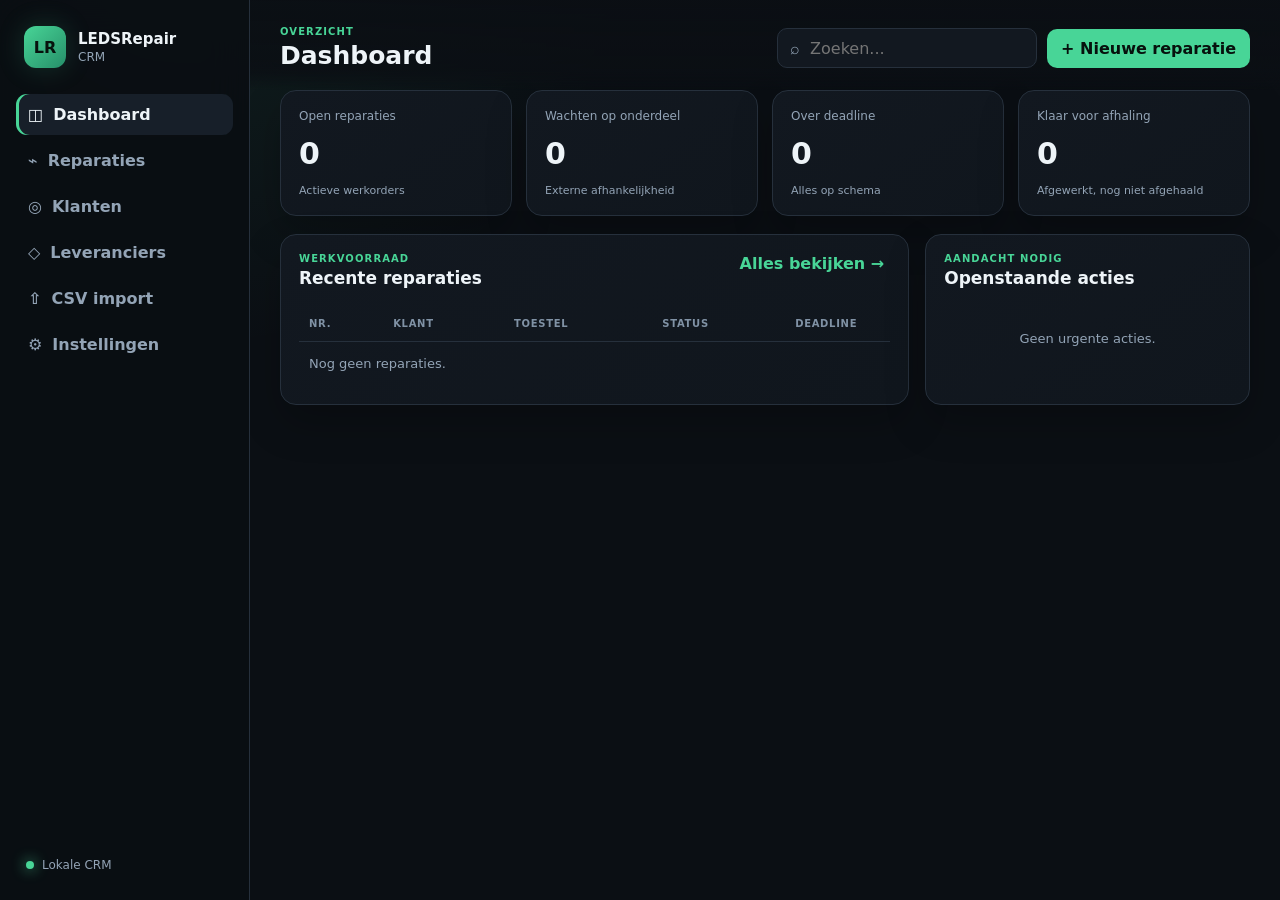
<file: index.html>
<!doctype html>
<html lang="nl">
<head>
  <meta charset="utf-8">
  <meta name="viewport" content="width=device-width, initial-scale=1">
  <meta name="theme-color" content="#0c1117">
  <meta name="description" content="LEDSRepair CRM voor klanten, reparaties, leveranciers en CSV-import.">
  <title>LEDSRepair CRM</title>
  <link rel="stylesheet" href="styles.css">
</head>
<body>
  <div class="app-shell">
    <aside class="sidebar" id="sidebar">
      <div class="brand">
        <div class="brand-mark">LR</div>
        <div>
          <strong>LEDSRepair</strong>
          <span>CRM</span>
        </div>
      </div>

      <nav class="nav" aria-label="Hoofdnavigatie">
        <button class="nav-item active" data-view="dashboard"><span>◫</span> Dashboard</button>
        <button class="nav-item" data-view="repairs"><span>⌁</span> Reparaties</button>
        <button class="nav-item" data-view="customers"><span>◎</span> Klanten</button>
        <button class="nav-item" data-view="suppliers"><span>◇</span> Leveranciers</button>
        <button class="nav-item" data-view="import"><span>⇧</span> CSV import</button>
        <button class="nav-item" data-view="settings"><span>⚙</span> Instellingen</button>
      </nav>

      <div class="sidebar-foot">
        <span class="online-dot"></span>
        <span>Lokale CRM</span>
      </div>
    </aside>

    <main class="main">
      <header class="topbar">
        <button class="icon-btn mobile-only" id="menuBtn" aria-label="Menu openen">☰</button>
        <div>
          <p class="eyebrow" id="viewEyebrow">Overzicht</p>
          <h1 id="viewTitle">Dashboard</h1>
        </div>
        <div class="top-actions">
          <label class="search-wrap" id="globalSearchWrap">
            <span>⌕</span>
            <input id="globalSearch" type="search" placeholder="Zoeken..." autocomplete="off">
          </label>
          <button class="btn primary" id="newRepairBtn">+ Nieuwe reparatie</button>
        </div>
      </header>

      <section class="view active" id="view-dashboard">
        <div class="stats-grid" id="dashboardStats"></div>
        <div class="content-grid two-col">
          <article class="panel">
            <div class="panel-head">
              <div>
                <p class="eyebrow">Werkvoorraad</p>
                <h2>Recente reparaties</h2>
              </div>
              <button class="text-btn" data-go="repairs">Alles bekijken →</button>
            </div>
            <div class="table-wrap">
              <table>
                <thead><tr><th>Nr.</th><th>Klant</th><th>Toestel</th><th>Status</th><th>Deadline</th></tr></thead>
                <tbody id="recentRepairs"></tbody>
              </table>
            </div>
          </article>

          <article class="panel">
            <div class="panel-head">
              <div>
                <p class="eyebrow">Aandacht nodig</p>
                <h2>Openstaande acties</h2>
              </div>
            </div>
            <div id="attentionList" class="attention-list"></div>
          </article>
        </div>
      </section>

      <section class="view" id="view-repairs">
        <div class="toolbar">
          <div class="segmented" id="repairStatusFilter">
            <button class="active" data-status="all">Alle</button>
            <button data-status="Nieuw">Nieuw</button>
            <button data-status="Diagnose">Diagnose</button>
            <button data-status="Wachten op onderdeel">Wachten</button>
            <button data-status="In reparatie">In reparatie</button>
            <button data-status="Klaar">Klaar</button>
          </div>
          <button class="btn secondary" id="exportRepairsBtn">Export CSV</button>
        </div>
        <article class="panel flush">
          <div class="table-wrap">
            <table>
              <thead><tr><th>Nr.</th><th>Klant</th><th>Toestel</th><th>Serienummer</th><th>Status</th><th>Aangemaakt</th><th>Deadline</th><th>Bedrag</th><th></th></tr></thead>
              <tbody id="repairsTable"></tbody>
            </table>
          </div>
          <div class="empty-state hidden" id="repairsEmpty">Geen reparaties gevonden.</div>
        </article>
      </section>

      <section class="view" id="view-customers">
        <div class="toolbar align-end">
          <button class="btn secondary" id="newCustomerBtn">+ Nieuwe klant</button>
        </div>
        <div class="cards-grid" id="customersGrid"></div>
        <div class="empty-state hidden" id="customersEmpty">Nog geen klanten.</div>
      </section>

      <section class="view" id="view-suppliers">
        <div class="toolbar align-end">
          <button class="btn secondary" id="newSupplierBtn">+ Nieuwe leverancier</button>
        </div>
        <div class="cards-grid" id="suppliersGrid"></div>
        <div class="empty-state hidden" id="suppliersEmpty">Nog geen leveranciers.</div>
      </section>

      <section class="view" id="view-import">
        <div class="content-grid import-grid">
          <article class="panel">
            <div class="panel-head stacked">
              <div>
                <p class="eyebrow">Stap 1</p>
                <h2>CSV-bestand kiezen</h2>
                <p class="muted">De kolommen worden automatisch herkend. Eerdere mappings worden opnieuw voorgesteld.</p>
              </div>
            </div>
            <label class="dropzone" id="dropzone">
              <input type="file" id="csvFile" accept=".csv,text/csv">
              <strong>Sleep een CSV hierheen</strong>
              <span>of klik om een bestand te kiezen</span>
            </label>
            <div class="field-row">
              <label class="field">
                <span>Leverancier</span>
                <select id="importSupplier"></select>
              </label>
              <label class="field">
                <span>Nieuwe leverancier</span>
                <input id="importSupplierNew" type="text" placeholder="Optioneel">
              </label>
            </div>
            <div id="fileInfo" class="file-info hidden"></div>
          </article>

          <article class="panel" id="mappingPanel">
            <div class="panel-head stacked">
              <div>
                <p class="eyebrow">Stap 2</p>
                <h2>Kolommen koppelen</h2>
                <p class="muted">Leverancier-specifieke herkenning krijgt voorrang. Daarna gebruikt de CRM globale aangeleerde mappings en slimme naamherkenning.</p>
              </div>
            </div>
            <div id="mappingRows" class="mapping-rows">
              <div class="empty-state compact">Kies eerst een CSV-bestand.</div>
            </div>
            <div class="mapping-actions">
              <span class="muted" id="mappingHint"></span>
              <button class="btn primary" id="runImportBtn" disabled>Importeren</button>
            </div>
          </article>
        </div>
      </section>

      <section class="view" id="view-settings">
        <div class="settings-grid">
          <article class="panel">
            <p class="eyebrow">Data</p>
            <h2>Back-up en herstel</h2>
            <p class="muted">Alle gegevens staan momenteel lokaal in deze browser.</p>
            <div class="button-stack">
              <button class="btn secondary" id="backupBtn">Back-up downloaden</button>
              <label class="btn secondary file-btn">Back-up herstellen<input type="file" id="restoreFile" accept="application/json,.json"></label>
              <button class="btn danger" id="resetBtn">Alle lokale data wissen</button>
            </div>
          </article>
          <article class="panel">
            <p class="eyebrow">Slimme import</p>
            <h2>Aangeleerde mappings</h2>
            <div id="mappingStats" class="mapping-stats"></div>
            <button class="btn secondary" id="clearMappingsBtn">Mappings wissen</button>
          </article>
          <article class="panel">
            <p class="eyebrow">Systeem</p>
            <h2>Versie</h2>
            <dl class="info-list">
              <div><dt>Applicatie</dt><dd>LEDSRepair CRM</dd></div>
              <div><dt>Versie</dt><dd>0.1.0 MVP</dd></div>
              <div><dt>Opslag</dt><dd>Browser localStorage</dd></div>
            </dl>
          </article>
        </div>
      </section>
    </main>
  </div>

  <dialog id="repairDialog" class="modal">
    <form method="dialog" id="repairForm">
      <div class="modal-head"><div><p class="eyebrow">Werkorder</p><h2 id="repairDialogTitle">Nieuwe reparatie</h2></div><button class="icon-btn" value="cancel" formnovalidate>×</button></div>
      <input type="hidden" id="repairId">
      <div class="form-grid">
        <label class="field span-2"><span>Klant *</span><input id="repairCustomer" list="customerNames" required placeholder="Naam klant"></label>
        <datalist id="customerNames"></datalist>
        <label class="field"><span>Toestel / type *</span><input id="repairDevice" required placeholder="bv. LED module"></label>
        <label class="field"><span>Merk</span><input id="repairBrand" placeholder="Merk"></label>
        <label class="field"><span>Model</span><input id="repairModel" placeholder="Model"></label>
        <label class="field"><span>Serienummer</span><input id="repairSerial" placeholder="Serienummer"></label>
        <label class="field"><span>Status</span><select id="repairStatus"></select></label>
        <label class="field"><span>Deadline</span><input id="repairDueDate" type="date"></label>
        <label class="field span-2"><span>Probleemomschrijving *</span><textarea id="repairIssue" required rows="3" placeholder="Wat moet er hersteld worden?"></textarea></label>
        <label class="field"><span>Leverancier</span><select id="repairSupplier"></select></label>
        <label class="field"><span>Bedrag (€)</span><input id="repairPrice" type="number" min="0" step="0.01"></label>
        <label class="field span-2"><span>Notities</span><textarea id="repairNotes" rows="3"></textarea></label>
      </div>
      <div class="modal-actions"><button class="btn secondary" value="cancel" formnovalidate>Annuleren</button><button class="btn primary" id="saveRepairBtn" value="default">Opslaan</button></div>
    </form>
  </dialog>

  <dialog id="simpleDialog" class="modal small-modal">
    <form method="dialog" id="simpleForm">
      <div class="modal-head"><h2 id="simpleDialogTitle"></h2><button class="icon-btn" value="cancel" formnovalidate>×</button></div>
      <input type="hidden" id="simpleType">
      <div id="simpleFields"></div>
      <div class="modal-actions"><button class="btn secondary" value="cancel" formnovalidate>Annuleren</button><button class="btn primary" value="default">Opslaan</button></div>
    </form>
  </dialog>

  <div class="toast" id="toast" role="status" aria-live="polite"></div>
  <script src="app.js"></script>
</body>
</html>
</file>
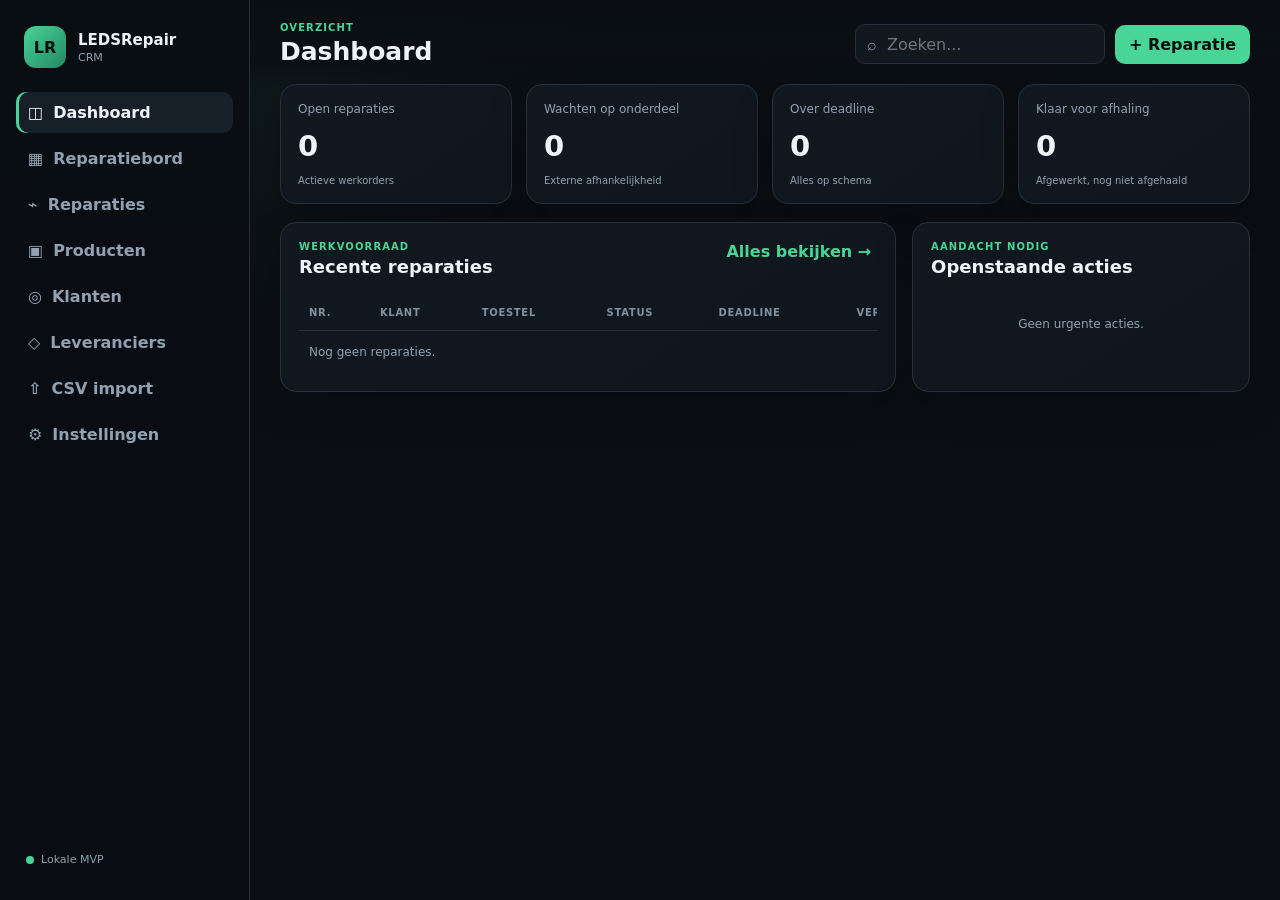
<file: index-v2.html>
<!doctype html>
<html lang="nl">
<head>
  <meta charset="utf-8">
  <meta name="viewport" content="width=device-width, initial-scale=1, viewport-fit=cover">
  <meta name="theme-color" content="#0b0f14">
  <meta name="description" content="LEDSRepair CRM voor reparaties, producten, klanten en leveranciers.">
  <title>LEDSRepair CRM</title>
  <link rel="stylesheet" href="styles-v2.css">
</head>
<body>
<div class="app-shell">
  <aside class="sidebar" id="sidebar">
    <div class="brand"><div class="brand-mark">LR</div><div><strong>LEDSRepair</strong><span>CRM</span></div></div>
    <nav class="nav" aria-label="Hoofdnavigatie">
      <button class="nav-item active" data-view="dashboard">◫ <span>Dashboard</span></button>
      <button class="nav-item" data-view="board">▦ <span>Reparatiebord</span></button>
      <button class="nav-item" data-view="repairs">⌁ <span>Reparaties</span></button>
      <button class="nav-item" data-view="products">▣ <span>Producten</span></button>
      <button class="nav-item" data-view="customers">◎ <span>Klanten</span></button>
      <button class="nav-item" data-view="suppliers">◇ <span>Leveranciers</span></button>
      <button class="nav-item" data-view="import">⇧ <span>CSV import</span></button>
      <button class="nav-item" data-view="settings">⚙ <span>Instellingen</span></button>
    </nav>
    <div class="sidebar-foot"><span class="online-dot"></span><span>Lokale MVP</span></div>
  </aside>

  <main class="main">
    <header class="topbar">
      <div class="title-wrap"><button class="icon-btn mobile-only" id="menuBtn" aria-label="Menu">☰</button><div><p class="eyebrow" id="viewEyebrow">Overzicht</p><h1 id="viewTitle">Dashboard</h1></div></div>
      <div class="top-actions">
        <label class="search-wrap" id="globalSearchWrap"><span>⌕</span><input id="globalSearch" type="search" placeholder="Zoeken..." autocomplete="off"></label>
        <button class="btn primary" id="newRepairBtn">+ Reparatie</button>
      </div>
    </header>

    <section class="view active" id="view-dashboard">
      <div class="stats-grid" id="dashboardStats"></div>
      <div class="content-grid two-col">
        <article class="panel"><div class="panel-head"><div><p class="eyebrow">Werkvoorraad</p><h2>Recente reparaties</h2></div><button class="text-btn" data-go="repairs">Alles bekijken →</button></div><div class="table-wrap"><table><thead><tr><th>Nr.</th><th>Klant</th><th>Toestel</th><th>Status</th><th>Deadline</th><th>Verkoop</th></tr></thead><tbody id="recentRepairs"></tbody></table></div></article>
        <article class="panel"><div class="panel-head"><div><p class="eyebrow">Aandacht nodig</p><h2>Openstaande acties</h2></div></div><div id="attentionList" class="attention-list"></div></article>
      </div>
    </section>

    <section class="view" id="view-board">
      <div class="board-toolbar"><p class="muted">Sleep een kaart naar een andere kolom. Op mobiel kan je de status rechtstreeks op de kaart wijzigen.</p><button class="btn secondary" data-go="repairs">Lijstweergave</button></div>
      <div class="kanban" id="kanbanBoard"></div>
    </section>

    <section class="view" id="view-repairs">
      <div class="toolbar"><div class="segmented" id="repairStatusFilter"><button class="active" data-status="all">Alle</button><button data-status="Nieuw">Nieuw</button><button data-status="Diagnose">Diagnose</button><button data-status="Wachten op onderdeel">Wachten</button><button data-status="In reparatie">In reparatie</button><button data-status="Klaar">Klaar</button><button data-status="Afgehaald">Afgehaald</button></div><button class="btn secondary" id="exportRepairsBtn">Export CSV</button></div>
      <article class="panel flush"><div class="table-wrap responsive-table"><table><thead><tr><th>Nr.</th><th>Klant</th><th>Toestel</th><th>Status</th><th>Deadline</th><th>Aankoop</th><th>Verkoop</th><th>Marge</th><th></th></tr></thead><tbody id="repairsTable"></tbody></table></div><div class="empty-state hidden" id="repairsEmpty">Geen reparaties gevonden.</div></article>
    </section>

    <section class="view" id="view-products">
      <div class="toolbar"><div><p class="muted no-margin">Catalogus voor onderdelen en producten die je aan reparaties kan toevoegen.</p></div><button class="btn primary" id="newProductBtn">+ Product</button></div>
      <article class="panel flush"><div class="table-wrap responsive-table"><table><thead><tr><th></th><th>Product</th><th>SKU</th><th>Leverancier</th><th>Aankoop</th><th>Verkoop</th><th>Marge</th><th></th></tr></thead><tbody id="productsTable"></tbody></table></div><div class="empty-state hidden" id="productsEmpty">Nog geen producten.</div></article>
    </section>

    <section class="view" id="view-customers"><div class="toolbar align-end"><button class="btn secondary" id="newCustomerBtn">+ Nieuwe klant</button></div><div class="cards-grid" id="customersGrid"></div><div class="empty-state hidden" id="customersEmpty">Nog geen klanten.</div></section>
    <section class="view" id="view-suppliers"><div class="toolbar align-end"><button class="btn secondary" id="newSupplierBtn">+ Nieuwe leverancier</button></div><div class="cards-grid" id="suppliersGrid"></div><div class="empty-state hidden" id="suppliersEmpty">Nog geen leveranciers.</div></section>

    <section class="view" id="view-import">
      <div class="content-grid import-grid">
        <article class="panel"><div class="panel-head stacked"><div><p class="eyebrow">Stap 1</p><h2>CSV-bestand kiezen</h2><p class="muted">Producten is de standaard. Je kan ook reparaties importeren. De mapping leert per leverancier én globaal.</p></div></div>
          <div class="field-row"><label class="field"><span>Importtype</span><select id="importType"><option value="products">Producten</option><option value="repairs">Reparaties</option></select></label><label class="field"><span>Leverancier</span><select id="importSupplier"></select></label></div>
          <label class="field top-gap"><span>Nieuwe leverancier</span><input id="importSupplierNew" type="text" placeholder="Optioneel"></label>
          <label class="dropzone top-gap" id="dropzone"><input type="file" id="csvFile" accept=".csv,text/csv"><strong>Sleep een CSV hierheen</strong><span>of klik om een bestand te kiezen</span></label><div id="fileInfo" class="file-info hidden"></div>
        </article>
        <article class="panel"><div class="panel-head stacked"><div><p class="eyebrow">Stap 2</p><h2>Kolommen koppelen</h2><p class="muted">Eerst leverancier-specifiek, dan globale aangeleerde mapping, daarna automatische herkenning.</p></div></div><div id="mappingRows" class="mapping-rows"><div class="empty-state compact">Kies eerst een CSV-bestand.</div></div><div class="mapping-actions"><span class="muted" id="mappingHint"></span><button class="btn primary" id="runImportBtn" disabled>Importeren</button></div></article>
      </div>
    </section>

    <section class="view" id="view-settings">
      <div class="settings-grid">
        <article class="panel"><p class="eyebrow">Werkuren</p><h2>Uurloon</h2><p class="muted">Dit tarief wordt standaard gebruikt wanneer je werkuren toevoegt aan een reparatie.</p><label class="field top-gap"><span>Uurloon excl. btw (€)</span><input id="hourlyRate" type="number" min="0" step="0.01"></label><button class="btn primary top-gap" id="saveSettingsBtn">Opslaan</button></article>
        <article class="panel"><p class="eyebrow">Data</p><h2>Back-up en herstel</h2><p class="muted">De huidige MVP bewaart gegevens en gecomprimeerde foto's lokaal in deze browser.</p><div class="button-stack"><button class="btn secondary" id="backupBtn">Back-up downloaden</button><label class="btn secondary file-btn">Back-up herstellen<input type="file" id="restoreFile" accept="application/json,.json"></label><button class="btn danger" id="resetBtn">Alle lokale data wissen</button></div></article>
        <article class="panel"><p class="eyebrow">Slimme import</p><h2>Aangeleerde mappings</h2><div id="mappingStats" class="mapping-stats"></div><button class="btn secondary" id="clearMappingsBtn">Mappings wissen</button></article>
        <article class="panel"><p class="eyebrow">Systeem</p><h2>Versie</h2><dl class="info-list"><div><dt>Applicatie</dt><dd>LEDSRepair CRM</dd></div><div><dt>Versie</dt><dd>0.2.0</dd></div><div><dt>Opslag</dt><dd>Browser localStorage</dd></div></dl></article>
      </div>
    </section>
  </main>
</div>

<dialog id="repairDialog" class="modal wide-modal"><form id="repairForm">
  <div class="modal-head"><div><p class="eyebrow">Werkorder</p><h2 id="repairDialogTitle">Nieuwe reparatie</h2></div><button type="button" class="icon-btn" data-close="repairDialog">×</button></div><input type="hidden" id="repairId">
  <div class="repair-layout">
    <div class="repair-main">
      <section class="form-section"><h3>Klant & toestel</h3><div class="form-grid">
        <label class="field span-2"><span>Klant *</span><select id="repairCustomerSelect" required></select></label>
        <label class="field span-2 hidden" id="newCustomerWrap"><span>Nieuwe klantnaam *</span><input id="repairNewCustomer" placeholder="Naam klant"></label>
        <label class="field"><span>Toestel / type *</span><input id="repairDevice" required></label><label class="field"><span>Merk</span><input id="repairBrand"></label><label class="field"><span>Model</span><input id="repairModel"></label><label class="field"><span>Serienummer</span><input id="repairSerial"></label>
        <label class="field"><span>Status</span><select id="repairStatus"></select></label><label class="field"><span>Deadline</span><input id="repairDueDate" type="date"></label><label class="field span-2"><span>Probleemomschrijving *</span><textarea id="repairIssue" rows="3" required></textarea></label><label class="field"><span>Leverancier</span><select id="repairSupplier"></select></label><label class="field span-2"><span>Notities</span><textarea id="repairNotes" rows="3"></textarea></label>
      </div></section>

      <section class="form-section"><div class="section-head"><div><h3>Kosten & verkoop</h3><p class="muted">Excel-feel: voeg producten, vrije regels of werkuren toe en pas bedragen indien nodig rechtstreeks aan.</p></div><div class="mini-actions"><button type="button" class="btn secondary small" id="addProductLineBtn">+ Product</button><button type="button" class="btn secondary small" id="addFreeLineBtn">+ Vrije regel</button><button type="button" class="btn secondary small" id="addLaborLineBtn">+ Werkuren</button></div></div>
        <div class="cost-grid-head"><span>Omschrijving</span><span>Aantal</span><span>Aankoop/st.</span><span>Verkoop/st.</span><span>Totaal</span><span></span></div><div id="repairLines" class="cost-lines"></div><div class="repair-totals"><div><span>Aankoop</span><strong id="repairPurchaseTotal">€ 0,00</strong></div><div><span>Verkoop</span><strong id="repairSalesTotal">€ 0,00</strong></div><div><span>Marge</span><strong id="repairMarginTotal">€ 0,00</strong></div></div>
      </section>
    </div>
    <aside class="repair-side"><section class="form-section"><h3>Foto's voor reparatie</h3><label class="photo-drop"><input id="beforePhotosInput" type="file" accept="image/*" capture="environment" multiple><span>+ Foto toevoegen</span></label><div id="beforePhotos" class="photo-grid"></div></section><section class="form-section"><h3>Foto's na reparatie</h3><label class="photo-drop"><input id="afterPhotosInput" type="file" accept="image/*" capture="environment" multiple><span>+ Foto toevoegen</span></label><div id="afterPhotos" class="photo-grid"></div></section></aside>
  </div>
  <div class="modal-actions"><button type="button" class="btn secondary" data-close="repairDialog">Annuleren</button><button type="submit" class="btn primary">Opslaan</button></div>
</form></dialog>

<dialog id="productDialog" class="modal"><form id="productForm"><div class="modal-head"><div><p class="eyebrow">Catalogus</p><h2 id="productDialogTitle">Nieuw product</h2></div><button type="button" class="icon-btn" data-close="productDialog">×</button></div><input type="hidden" id="productId"><div class="form-grid"><label class="field span-2"><span>Naam *</span><input id="productName" required></label><label class="field"><span>SKU / artikelnummer</span><input id="productSku"></label><label class="field"><span>Categorie</span><input id="productCategory"></label><label class="field"><span>Leverancier</span><select id="productSupplier"></select></label><label class="field"><span>Aankoopprijs (€)</span><input id="productPurchase" type="number" min="0" step="0.01"></label><label class="field"><span>Prijsberekening</span><select id="productPricingMode"><option value="margin">Marge % op aankoop</option><option value="fixed">Vaste verkoopprijs</option></select></label><label class="field" id="marginField"><span>Marge (%)</span><input id="productMargin" type="number" step="0.1" value="30"></label><label class="field hidden" id="fixedPriceField"><span>Verkoopprijs (€)</span><input id="productSale" type="number" min="0" step="0.01"></label><label class="field span-2"><span>Omschrijving</span><textarea id="productDescription" rows="2"></textarea></label><label class="field span-2"><span>Notities</span><textarea id="productNotes" rows="2"></textarea></label><div class="field span-2"><span>Productfoto</span><label class="photo-drop compact"><input id="productPhotoInput" type="file" accept="image/*" capture="environment"><span>+ Foto kiezen</span></label><div id="productPhotoPreview" class="product-photo-preview"></div></div></div><div class="price-preview"><span>Verkoopprijs</span><strong id="productSalePreview">€ 0,00</strong></div><div class="modal-actions"><button type="button" class="btn secondary" data-close="productDialog">Annuleren</button><button type="submit" class="btn primary">Opslaan</button></div></form></dialog>

<dialog id="entityDialog" class="modal small-modal"><form id="entityForm"><div class="modal-head"><h2 id="entityDialogTitle"></h2><button type="button" class="icon-btn" data-close="entityDialog">×</button></div><input type="hidden" id="entityType"><div id="entityFields"></div><div class="modal-actions"><button type="button" class="btn secondary" data-close="entityDialog">Annuleren</button><button type="submit" class="btn primary">Opslaan</button></div></form></dialog>

<dialog id="productPickerDialog" class="modal"><div class="modal-head"><div><p class="eyebrow">Catalogus</p><h2>Product toevoegen</h2></div><button type="button" class="icon-btn" data-close="productPickerDialog">×</button></div><div class="picker-search"><input id="productPickerSearch" type="search" placeholder="Zoek product, SKU of leverancier..."></div><div id="productPickerList" class="picker-list"></div></dialog>

<dialog id="confirmDialog" class="modal confirm-modal"><div class="confirm-icon">!</div><h2 id="confirmTitle">Bevestigen</h2><p id="confirmText" class="muted"></p><div class="modal-actions"><button type="button" class="btn secondary" id="confirmCancel">Annuleren</button><button type="button" class="btn danger solid" id="confirmOk">Verwijderen</button></div></dialog>

<div class="toast" id="toast" role="status" aria-live="polite"></div>
<script src="app-v2.js"></script>
</body>
</html>
</file>
<file: styles.css>
:root{--bg:#0b0f14;--panel:#121820;--panel-2:#171f29;--line:#26303c;--text:#eef4f8;--muted:#93a4b6;--accent:#48d597;--accent-2:#20b87b;--warn:#f0b45d;--danger:#ef6a6a;--blue:#66a7ff;--radius:16px;--shadow:0 18px 40px rgba(0,0,0,.22)}*{box-sizing:border-box}html{background:var(--bg);color:var(--text);font-family:Inter,ui-sans-serif,system-ui,-apple-system,BlinkMacSystemFont,"Segoe UI",sans-serif}body{margin:0;min-height:100vh;background:radial-gradient(circle at 15% -10%,rgba(72,213,151,.09),transparent 30%),var(--bg)}button,input,select,textarea{font:inherit}.app-shell{display:grid;grid-template-columns:250px 1fr;min-height:100vh}.sidebar{position:sticky;top:0;height:100vh;border-right:1px solid var(--line);padding:22px 16px;background:rgba(10,14,19,.93);backdrop-filter:blur(20px);display:flex;flex-direction:column;z-index:30}.brand{display:flex;gap:12px;align-items:center;padding:4px 8px 26px}.brand-mark{width:42px;height:42px;border-radius:12px;display:grid;place-items:center;background:linear-gradient(135deg,var(--accent),#268f69);color:#07110d;font-weight:900;box-shadow:0 0 28px rgba(72,213,151,.18)}.brand strong,.brand span{display:block}.brand strong{font-size:15px}.brand span{font-size:12px;color:var(--muted);margin-top:2px}.nav{display:grid;gap:5px}.nav-item{border:0;background:transparent;color:var(--muted);padding:11px 12px;border-radius:11px;text-align:left;cursor:pointer;display:flex;align-items:center;gap:10px;font-weight:650}.nav-item:hover,.nav-item.active{background:var(--panel-2);color:var(--text)}.nav-item.active{box-shadow:inset 3px 0 var(--accent)}.sidebar-foot{margin-top:auto;padding:16px 10px 6px;color:var(--muted);font-size:12px;display:flex;gap:8px;align-items:center}.online-dot{width:8px;height:8px;border-radius:99px;background:var(--accent);box-shadow:0 0 14px var(--accent)}.main{min-width:0}.topbar{padding:26px 30px 20px;display:flex;align-items:center;gap:18px;justify-content:space-between;position:sticky;top:0;z-index:20;background:linear-gradient(to bottom,rgba(11,15,20,.97),rgba(11,15,20,.84) 80%,transparent);backdrop-filter:blur(14px)}.eyebrow{margin:0 0 4px;text-transform:uppercase;letter-spacing:.11em;font-size:10px;font-weight:800;color:var(--accent)}h1,h2,p{margin-top:0}h1{font-size:25px;margin-bottom:0}h2{font-size:17px;margin-bottom:4px}.top-actions{display:flex;gap:10px;align-items:center}.search-wrap{height:40px;min-width:260px;padding:0 12px;border:1px solid var(--line);border-radius:10px;background:var(--panel);display:flex;align-items:center;gap:8px;color:var(--muted)}.search-wrap input{border:0;outline:0;background:transparent;color:var(--text);width:100%}.btn,.icon-btn,.text-btn{border:0;cursor:pointer}.btn{padding:10px 14px;border-radius:10px;font-weight:750}.btn.primary{background:var(--accent);color:#07110d}.btn.primary:hover{background:#62e1aa}.btn.secondary{background:var(--panel-2);color:var(--text);border:1px solid var(--line)}.btn.danger{background:rgba(239,106,106,.1);color:#ff8d8d;border:1px solid rgba(239,106,106,.25)}.btn:disabled{opacity:.45;cursor:not-allowed}.icon-btn{width:36px;height:36px;border-radius:9px;background:var(--panel-2);color:var(--text);display:grid;place-items:center}.text-btn{background:transparent;color:var(--accent);font-weight:700}.view{display:none;padding:0 30px 36px}.view.active{display:block}.stats-grid{display:grid;grid-template-columns:repeat(4,minmax(0,1fr));gap:14px;margin-bottom:18px}.stat-card{background:linear-gradient(145deg,var(--panel),#10161d);border:1px solid var(--line);border-radius:var(--radius);padding:18px;min-height:126px;display:flex;flex-direction:column;justify-content:space-between;box-shadow:var(--shadow)}.stat-label{color:var(--muted);font-size:12px}.stat-value{font-size:30px;font-weight:850;letter-spacing:-.04em}.stat-meta{font-size:11px;color:var(--muted)}.content-grid{display:grid;gap:16px}.two-col{grid-template-columns:minmax(0,1.55fr) minmax(320px,.8fr)}.panel{background:linear-gradient(145deg,var(--panel),#10161d);border:1px solid var(--line);border-radius:var(--radius);padding:18px;box-shadow:var(--shadow)}.panel.flush{padding:0;overflow:hidden}.panel-head{display:flex;justify-content:space-between;align-items:flex-start;gap:16px;margin-bottom:14px}.panel-head.stacked{display:block}.muted{color:var(--muted);font-size:13px;line-height:1.5}.table-wrap{overflow:auto}table{width:100%;border-collapse:collapse;min-width:650px}th,td{text-align:left;padding:12px 10px;border-bottom:1px solid var(--line);font-size:12px;white-space:nowrap}th{color:#8092a5;font-size:10px;text-transform:uppercase;letter-spacing:.07em}tbody tr:last-child td{border-bottom:0}tbody tr:hover{background:rgba(255,255,255,.018)}.status-pill{display:inline-flex;align-items:center;padding:5px 8px;border-radius:999px;font-weight:750;font-size:10px;border:1px solid transparent}.status-Nieuw{background:rgba(102,167,255,.12);color:#8dbdff;border-color:rgba(102,167,255,.18)}.status-Diagnose{background:rgba(240,180,93,.11);color:#efc175;border-color:rgba(240,180,93,.2)}.status-Wachten-op-onderdeel{background:rgba(239,106,106,.11);color:#f38a8a;border-color:rgba(239,106,106,.18)}.status-In-reparatie{background:rgba(72,213,151,.11);color:#71dfae;border-color:rgba(72,213,151,.18)}.status-Klaar{background:rgba(255,255,255,.08);color:#cbd6df;border-color:rgba(255,255,255,.1)}.status-Afgehaald{background:rgba(255,255,255,.04);color:#7f909f;border-color:rgba(255,255,255,.08)}.attention-list{display:grid;gap:10px}.attention-item{padding:12px;border:1px solid var(--line);border-radius:11px;background:rgba(255,255,255,.018)}.attention-item strong{font-size:12px}.attention-item p{margin:5px 0 0;font-size:11px;color:var(--muted)}.attention-item.overdue{border-color:rgba(239,106,106,.28);background:rgba(239,106,106,.05)}.toolbar{display:flex;justify-content:space-between;gap:12px;align-items:center;margin-bottom:14px}.toolbar.align-end{justify-content:flex-end}.segmented{display:flex;gap:5px;flex-wrap:wrap}.segmented button{padding:8px 10px;border-radius:9px;border:1px solid var(--line);background:var(--panel);color:var(--muted);cursor:pointer;font-size:11px;font-weight:700}.segmented button.active{background:var(--accent);border-color:var(--accent);color:#07110d}.cards-grid{display:grid;grid-template-columns:repeat(3,minmax(0,1fr));gap:14px}.entity-card{background:linear-gradient(145deg,var(--panel),#10161d);border:1px solid var(--line);border-radius:14px;padding:16px;box-shadow:var(--shadow)}.entity-card-head{display:flex;justify-content:space-between;gap:12px}.entity-card h3{margin:0;font-size:15px}.entity-card p{margin:7px 0 0;color:var(--muted);font-size:12px}.entity-meta{display:flex;gap:8px;flex-wrap:wrap;margin-top:14px}.mini-pill{border:1px solid var(--line);border-radius:999px;padding:5px 8px;color:#aebbc7;font-size:10px}.empty-state{text-align:center;padding:46px 20px;color:var(--muted);font-size:13px}.empty-state.compact{padding:25px 10px}.hidden{display:none!important}.import-grid{grid-template-columns:minmax(320px,.75fr) minmax(420px,1.25fr)}.dropzone{border:1px dashed #405065;border-radius:14px;padding:28px 16px;text-align:center;display:grid;gap:6px;cursor:pointer;background:rgba(255,255,255,.015);transition:.2s}.dropzone:hover,.dropzone.drag{border-color:var(--accent);background:rgba(72,213,151,.04)}.dropzone input{display:none}.dropzone strong{font-size:13px}.dropzone span{font-size:11px;color:var(--muted)}.field-row,.form-grid{display:grid;grid-template-columns:1fr 1fr;gap:12px}.field-row{margin-top:14px}.field{display:grid;gap:6px}.field span{font-size:10px;text-transform:uppercase;letter-spacing:.06em;color:#8595a5;font-weight:800}.field input,.field select,.field textarea{width:100%;background:#0d131a;border:1px solid var(--line);border-radius:9px;color:var(--text);padding:10px;outline:none}.field textarea{resize:vertical}.field input:focus,.field select:focus,.field textarea:focus{border-color:#3e9471;box-shadow:0 0 0 3px rgba(72,213,151,.07)}.file-info{margin-top:14px;padding:11px;border-radius:10px;background:rgba(72,213,151,.05);border:1px solid rgba(72,213,151,.18);font-size:11px;color:#b9d7ca}.mapping-rows{display:grid;gap:8px;max-height:480px;overflow:auto}.mapping-row{display:grid;grid-template-columns:minmax(120px,1fr) 28px minmax(150px,1fr);gap:10px;align-items:center;padding:8px 10px;border:1px solid var(--line);border-radius:10px;background:rgba(255,255,255,.014)}.mapping-source{font-size:11px;font-weight:750;overflow:hidden;text-overflow:ellipsis}.mapping-row select{background:#0d131a;border:1px solid var(--line);border-radius:8px;color:var(--text);padding:8px;font-size:11px}.mapping-arrow{text-align:center;color:var(--muted)}.mapping-actions{display:flex;align-items:center;justify-content:space-between;gap:12px;margin-top:14px;padding-top:14px;border-top:1px solid var(--line)}.settings-grid{display:grid;grid-template-columns:repeat(3,minmax(0,1fr));gap:14px}.button-stack{display:grid;gap:9px;margin-top:18px}.file-btn{text-align:center;cursor:pointer}.file-btn input{display:none}.mapping-stats{display:grid;gap:8px;margin:16px 0}.mapping-stat{display:flex;justify-content:space-between;padding:9px 0;border-bottom:1px solid var(--line);font-size:12px}.info-list{display:grid;gap:0;margin:14px 0 0}.info-list div{display:flex;justify-content:space-between;gap:12px;padding:10px 0;border-bottom:1px solid var(--line);font-size:12px}.info-list dt{color:var(--muted)}.info-list dd{margin:0}.modal{width:min(720px,calc(100vw - 28px));border:1px solid var(--line);border-radius:18px;background:#10161d;color:var(--text);padding:0;box-shadow:0 35px 100px rgba(0,0,0,.55)}.modal::backdrop{background:rgba(0,0,0,.65);backdrop-filter:blur(6px)}.modal form{padding:20px}.small-modal{width:min(470px,calc(100vw - 28px))}.modal-head{display:flex;justify-content:space-between;align-items:flex-start;gap:14px;margin-bottom:18px}.modal-head h2{font-size:20px}.form-grid{grid-template-columns:1fr 1fr}.span-2{grid-column:span 2}.modal-actions{display:flex;justify-content:flex-end;gap:9px;margin-top:18px;padding-top:16px;border-top:1px solid var(--line)}.toast{position:fixed;right:20px;bottom:20px;z-index:100;padding:11px 14px;border-radius:10px;background:#16231d;border:1px solid rgba(72,213,151,.3);color:#d8f7e8;box-shadow:var(--shadow);font-size:12px;transform:translateY(25px);opacity:0;pointer-events:none;transition:.2s}.toast.show{transform:none;opacity:1}.toast.error{background:#2a1719;border-color:rgba(239,106,106,.35);color:#ffd0d0}.row-actions{display:flex;gap:5px}.table-btn{border:1px solid var(--line);background:transparent;color:var(--muted);border-radius:7px;padding:5px 7px;cursor:pointer;font-size:10px}.table-btn:hover{color:var(--text);border-color:#465568}.overdue-text{color:#f38a8a}.mobile-only{display:none}@media(max-width:1100px){.stats-grid{grid-template-columns:repeat(2,1fr)}.cards-grid,.settings-grid{grid-template-columns:repeat(2,1fr)}.two-col,.import-grid{grid-template-columns:1fr}}@media(max-width:820px){.app-shell{grid-template-columns:1fr}.sidebar{position:fixed;left:-270px;width:250px;transition:.22s}.sidebar.open{left:0}.mobile-only{display:grid}.topbar{padding:18px 16px;align-items:flex-start}.top-actions{margin-left:auto}.search-wrap{min-width:0;width:42px;padding:0;justify-content:center}.search-wrap span{padding-left:1px}.search-wrap input{display:none}.view{padding:0 16px 24px}.cards-grid,.settings-grid{grid-template-columns:1fr}.toolbar{align-items:flex-start;flex-direction:column}.toolbar.align-end{align-items:flex-end}.top-actions .btn{padding:10px 11px;font-size:11px}}@media(max-width:560px){.stats-grid{grid-template-columns:1fr 1fr;gap:9px}.stat-card{padding:13px;min-height:105px}.stat-value{font-size:25px}.topbar h1{font-size:20px}.topbar .eyebrow{display:none}.field-row,.form-grid{grid-template-columns:1fr}.span-2{grid-column:span 1}.mapping-row{grid-template-columns:1fr}.mapping-arrow{display:none}.mapping-actions{align-items:stretch;flex-direction:column}.top-actions{gap:6px}.btn.primary{white-space:nowrap}.panel{padding:14px}}
</file>
<file: styles-v2.css>
:root{--bg:#0b0f14;--panel:#121820;--panel2:#171f29;--line:#26303c;--text:#edf3f7;--muted:#91a1b1;--accent:#48d597;--danger:#ef6a6a;--warn:#efb15c;--blue:#6ca7ff;--radius:16px;--shadow:0 16px 38px rgba(0,0,0,.24)}*{box-sizing:border-box}html{font-family:Inter,ui-sans-serif,system-ui,-apple-system,BlinkMacSystemFont,"Segoe UI",sans-serif;background:var(--bg);color:var(--text)}body{margin:0;min-height:100vh;background:radial-gradient(circle at 15% -10%,rgba(72,213,151,.08),transparent 28%),var(--bg)}button,input,select,textarea{font:inherit}button{touch-action:manipulation}.app-shell{display:grid;grid-template-columns:250px minmax(0,1fr);min-height:100vh}.sidebar{position:sticky;top:0;height:100vh;padding:22px 16px;border-right:1px solid var(--line);background:rgba(10,14,19,.95);backdrop-filter:blur(16px);display:flex;flex-direction:column;z-index:40}.brand{display:flex;gap:12px;align-items:center;padding:4px 8px 24px}.brand-mark{width:42px;height:42px;border-radius:12px;display:grid;place-items:center;background:linear-gradient(135deg,var(--accent),#238764);color:#07100d;font-weight:900}.brand strong,.brand span{display:block}.brand strong{font-size:15px}.brand span{font-size:11px;color:var(--muted);margin-top:2px}.nav{display:grid;gap:5px}.nav-item{border:0;background:transparent;color:var(--muted);padding:11px 12px;border-radius:10px;text-align:left;display:flex;gap:10px;align-items:center;cursor:pointer;font-weight:700}.nav-item:hover,.nav-item.active{color:var(--text);background:var(--panel2)}.nav-item.active{box-shadow:inset 3px 0 var(--accent)}.sidebar-foot{margin-top:auto;padding:12px 10px;color:var(--muted);font-size:11px;display:flex;align-items:center;gap:7px}.online-dot{width:8px;height:8px;border-radius:99px;background:var(--accent)}.main{min-width:0}.topbar{position:sticky;top:0;z-index:30;padding:22px 30px 18px;display:flex;justify-content:space-between;align-items:center;gap:16px;background:linear-gradient(to bottom,rgba(11,15,20,.98),rgba(11,15,20,.88) 80%,transparent);backdrop-filter:blur(12px)}.title-wrap,.top-actions{display:flex;align-items:center;gap:10px}.eyebrow{margin:0 0 4px;text-transform:uppercase;letter-spacing:.11em;font-size:10px;font-weight:850;color:var(--accent)}h1,h2,h3,p{margin-top:0}h1{font-size:25px;margin-bottom:0}h2{font-size:18px;margin-bottom:4px}h3{font-size:14px;margin-bottom:10px}.search-wrap{height:40px;min-width:250px;padding:0 11px;border:1px solid var(--line);border-radius:10px;background:var(--panel);display:flex;align-items:center;gap:8px;color:var(--muted)}.search-wrap input{border:0;background:transparent;outline:0;color:var(--text);width:100%}.btn,.icon-btn,.text-btn{border:0;cursor:pointer}.btn{padding:10px 14px;border-radius:10px;font-weight:780}.btn.small{padding:8px 10px;font-size:11px}.btn.primary{background:var(--accent);color:#06100b}.btn.secondary{background:var(--panel2);border:1px solid var(--line);color:var(--text)}.btn.danger{background:rgba(239,106,106,.1);border:1px solid rgba(239,106,106,.3);color:#ff9393}.btn.danger.solid{background:var(--danger);border-color:var(--danger);color:#170707}.btn:disabled{opacity:.45;cursor:not-allowed}.icon-btn{width:36px;height:36px;border-radius:9px;background:var(--panel2);color:var(--text);display:grid;place-items:center}.text-btn{background:transparent;color:var(--accent);font-weight:750}.view{display:none;padding:0 30px 36px}.view.active{display:block}.stats-grid{display:grid;grid-template-columns:repeat(4,minmax(0,1fr));gap:14px;margin-bottom:18px}.stat-card,.panel,.entity-card{background:linear-gradient(145deg,var(--panel),#10161d);border:1px solid var(--line);box-shadow:var(--shadow)}.stat-card{border-radius:var(--radius);padding:17px;min-height:120px;display:flex;flex-direction:column;justify-content:space-between}.stat-label{font-size:12px;color:var(--muted)}.stat-value{font-size:29px;font-weight:900;letter-spacing:-.04em}.stat-meta{font-size:10px;color:var(--muted)}.content-grid{display:grid;gap:16px}.two-col{grid-template-columns:minmax(0,1.55fr) minmax(320px,.85fr)}.panel{border-radius:var(--radius);padding:18px}.panel.flush{padding:0;overflow:hidden}.panel-head{display:flex;justify-content:space-between;align-items:flex-start;gap:14px;margin-bottom:14px}.panel-head.stacked{display:block}.muted{color:var(--muted);font-size:12px;line-height:1.5}.no-margin{margin:0}.table-wrap{overflow:auto}table{width:100%;border-collapse:collapse;min-width:680px}th,td{text-align:left;padding:12px 10px;border-bottom:1px solid var(--line);font-size:12px;white-space:nowrap}th{font-size:10px;text-transform:uppercase;letter-spacing:.07em;color:#8091a2}tbody tr:hover{background:rgba(255,255,255,.017)}tbody tr:last-child td{border-bottom:0}.status-pill{display:inline-flex;padding:5px 8px;border-radius:999px;font-size:10px;font-weight:800;border:1px solid transparent}.status-Nieuw{background:rgba(108,167,255,.12);color:#90bdff;border-color:rgba(108,167,255,.18)}.status-Diagnose{background:rgba(239,177,92,.11);color:#efc27d;border-color:rgba(239,177,92,.18)}.status-Wachten-op-onderdeel{background:rgba(239,106,106,.11);color:#f28d8d;border-color:rgba(239,106,106,.2)}.status-In-reparatie{background:rgba(72,213,151,.11);color:#79e2b3;border-color:rgba(72,213,151,.2)}.status-Klaar{background:rgba(255,255,255,.08);color:#d0d9e1;border-color:rgba(255,255,255,.11)}.status-Afgehaald{background:rgba(255,255,255,.04);color:#8393a1;border-color:rgba(255,255,255,.08)}.attention-list{display:grid;gap:9px}.attention-item{padding:11px;border:1px solid var(--line);border-radius:10px;background:rgba(255,255,255,.015)}.attention-item strong{font-size:12px}.attention-item p{font-size:11px;color:var(--muted);margin:5px 0 0}.attention-item.overdue{border-color:rgba(239,106,106,.3);background:rgba(239,106,106,.05)}.toolbar,.board-toolbar{display:flex;justify-content:space-between;align-items:center;gap:12px;margin-bottom:14px}.toolbar.align-end{justify-content:flex-end}.segmented{display:flex;gap:5px;flex-wrap:wrap}.segmented button{padding:8px 10px;border-radius:9px;border:1px solid var(--line);background:var(--panel);color:var(--muted);cursor:pointer;font-size:11px;font-weight:700}.segmented button.active{background:var(--accent);color:#06100b;border-color:var(--accent)}.cards-grid{display:grid;grid-template-columns:repeat(3,minmax(0,1fr));gap:14px}.entity-card{border-radius:14px;padding:16px}.entity-card-head{display:flex;justify-content:space-between;gap:10px}.entity-card h3{margin:0;font-size:15px}.entity-card p{margin:7px 0 0;color:var(--muted);font-size:12px}.entity-meta{display:flex;flex-wrap:wrap;gap:7px;margin-top:12px}.mini-pill{border:1px solid var(--line);border-radius:999px;padding:5px 8px;color:#aab7c2;font-size:10px}.empty-state{text-align:center;padding:42px 18px;color:var(--muted);font-size:12px}.empty-state.compact{padding:22px 10px}.hidden{display:none!important}.import-grid{grid-template-columns:minmax(320px,.75fr) minmax(430px,1.25fr)}.field-row,.form-grid{display:grid;grid-template-columns:1fr 1fr;gap:12px}.field{display:grid;gap:6px}.field span{font-size:10px;text-transform:uppercase;letter-spacing:.06em;color:#8495a5;font-weight:850}.field input,.field select,.field textarea,.picker-search input{width:100%;background:#0d131a;border:1px solid var(--line);border-radius:9px;color:var(--text);padding:10px;outline:none}.field input:focus,.field select:focus,.field textarea:focus,.picker-search input:focus{border-color:#3f9472;box-shadow:0 0 0 3px rgba(72,213,151,.07)}.top-gap{margin-top:14px}.dropzone,.photo-drop{border:1px dashed #405066;border-radius:13px;background:rgba(255,255,255,.014);cursor:pointer;transition:.18s}.dropzone{padding:26px 16px;text-align:center;display:grid;gap:5px}.dropzone:hover,.dropzone.drag,.photo-drop:hover{border-color:var(--accent);background:rgba(72,213,151,.04)}.dropzone input,.photo-drop input,.file-btn input{display:none}.dropzone strong{font-size:13px}.dropzone span{font-size:11px;color:var(--muted)}.file-info{margin-top:12px;padding:10px;border:1px solid rgba(72,213,151,.18);border-radius:9px;background:rgba(72,213,151,.05);font-size:11px;color:#bdd8cc}.mapping-rows{display:grid;gap:8px;max-height:480px;overflow:auto}.mapping-row{display:grid;grid-template-columns:minmax(120px,1fr) 26px minmax(150px,1fr);gap:9px;align-items:center;padding:8px 10px;border:1px solid var(--line);border-radius:10px}.mapping-source{font-size:11px;font-weight:760}.mapping-row select{background:#0d131a;border:1px solid var(--line);border-radius:8px;color:var(--text);padding:8px;font-size:11px}.mapping-arrow{text-align:center;color:var(--muted)}.mapping-actions{display:flex;justify-content:space-between;align-items:center;gap:12px;margin-top:14px;padding-top:14px;border-top:1px solid var(--line)}.settings-grid{display:grid;grid-template-columns:repeat(2,minmax(0,1fr));gap:14px}.button-stack{display:grid;gap:8px;margin-top:14px}.file-btn{text-align:center}.mapping-stats{display:grid;gap:7px;margin:14px 0}.mapping-stat,.info-list div{display:flex;justify-content:space-between;gap:10px;padding:9px 0;border-bottom:1px solid var(--line);font-size:12px}.info-list{margin:12px 0 0}.info-list dt{color:var(--muted)}.info-list dd{margin:0}.row-actions{display:flex;gap:5px}.table-btn{border:1px solid var(--line);background:transparent;color:var(--muted);border-radius:7px;padding:5px 7px;cursor:pointer;font-size:10px}.table-btn:hover{color:var(--text);border-color:#455467}.thumb,.photo-thumb{object-fit:cover;border-radius:8px;background:#0d131a;border:1px solid var(--line)}.thumb{width:42px;height:42px}.product-photo-placeholder{width:42px;height:42px;border-radius:8px;border:1px solid var(--line);display:grid;place-items:center;color:#667686;font-size:10px}.overdue-text{color:#f28d8d}.kanban{display:grid;grid-template-columns:repeat(6,minmax(250px,1fr));gap:12px;overflow-x:auto;padding:2px 2px 16px;scroll-snap-type:x proximity}.kanban-column{background:#0e141b;border:1px solid var(--line);border-radius:14px;min-height:520px;scroll-snap-align:start}.kanban-column.drag-over{border-color:var(--accent);box-shadow:0 0 0 2px rgba(72,213,151,.08)}.kanban-head{position:sticky;top:0;padding:12px 12px 10px;border-bottom:1px solid var(--line);background:#10161d;border-radius:14px 14px 0 0;display:flex;justify-content:space-between;gap:8px;z-index:2}.kanban-head strong{font-size:12px}.kanban-count{font-size:10px;color:var(--muted)}.kanban-list{display:grid;gap:8px;padding:10px}.kanban-card{border:1px solid var(--line);border-radius:11px;background:var(--panel);padding:11px;cursor:grab}.kanban-card:active{cursor:grabbing}.kanban-card-top{display:flex;justify-content:space-between;gap:8px}.kanban-card strong{font-size:11px}.kanban-card h4{font-size:13px;margin:7px 0 3px}.kanban-card p{font-size:11px;color:var(--muted);margin:0}.kanban-meta{display:flex;justify-content:space-between;gap:8px;margin-top:9px;font-size:10px;color:var(--muted)}.kanban-card select{width:100%;margin-top:9px;background:#0d131a;border:1px solid var(--line);border-radius:8px;color:var(--text);padding:7px;font-size:10px}.modal{width:min(720px,calc(100vw - 24px));max-height:calc(100dvh - 24px);overflow:auto;border:1px solid var(--line);border-radius:18px;background:#10161d;color:var(--text);padding:0;box-shadow:0 36px 100px rgba(0,0,0,.58)}.modal::backdrop{background:rgba(0,0,0,.7);backdrop-filter:blur(5px)}.modal form,.modal:not(:has(form)){padding:20px}.wide-modal{width:min(1120px,calc(100vw - 24px))}.small-modal{width:min(470px,calc(100vw - 24px))}.confirm-modal{width:min(430px,calc(100vw - 24px));padding:22px;text-align:center}.modal-head{display:flex;justify-content:space-between;align-items:flex-start;gap:12px;margin-bottom:16px}.modal-head h2{font-size:20px}.modal-actions{display:flex;justify-content:flex-end;gap:8px;margin-top:18px;padding-top:15px;border-top:1px solid var(--line)}.confirm-icon{width:44px;height:44px;border-radius:99px;margin:0 auto 12px;display:grid;place-items:center;background:rgba(239,106,106,.12);border:1px solid rgba(239,106,106,.25);color:#ff9696;font-weight:900}.repair-layout{display:grid;grid-template-columns:minmax(0,1fr) 280px;gap:14px}.repair-main,.repair-side{display:grid;gap:14px;align-content:start}.form-section{border:1px solid var(--line);border-radius:13px;padding:14px;background:rgba(255,255,255,.012)}.form-section h3{margin-bottom:10px}.section-head{display:flex;justify-content:space-between;gap:12px;align-items:flex-start}.mini-actions{display:flex;gap:6px;flex-wrap:wrap;justify-content:flex-end}.cost-grid-head,.cost-line{display:grid;grid-template-columns:minmax(190px,1.8fr) 75px 105px 105px 105px 32px;gap:7px;align-items:center}.cost-grid-head{padding:8px 6px;color:#7f90a0;font-size:9px;text-transform:uppercase;letter-spacing:.05em}.cost-line{padding:7px 6px;border-top:1px solid var(--line)}.cost-line input,.cost-line select{width:100%;background:#0d131a;border:1px solid var(--line);border-radius:7px;color:var(--text);padding:8px;font-size:11px}.cost-total{font-size:11px;font-weight:800;text-align:right}.repair-totals{display:flex;justify-content:flex-end;gap:10px;margin-top:12px;padding-top:12px;border-top:1px solid var(--line);flex-wrap:wrap}.repair-totals div{min-width:120px;border:1px solid var(--line);border-radius:10px;padding:9px 11px;background:#0d131a}.repair-totals span,.price-preview span{display:block;font-size:9px;text-transform:uppercase;letter-spacing:.06em;color:var(--muted)}.repair-totals strong,.price-preview strong{display:block;margin-top:3px;font-size:14px}.photo-drop{min-height:56px;display:grid;place-items:center;color:var(--accent);font-size:11px;font-weight:750}.photo-drop.compact{min-height:48px}.photo-grid{display:grid;grid-template-columns:repeat(2,1fr);gap:7px;margin-top:8px}.photo-item{position:relative}.photo-thumb{width:100%;aspect-ratio:1/1}.photo-remove{position:absolute;right:4px;top:4px;width:24px;height:24px;border-radius:99px;border:0;background:rgba(0,0,0,.68);color:white;cursor:pointer}.product-photo-preview{margin-top:7px}.product-photo-preview img{width:110px;height:110px;object-fit:cover;border-radius:10px;border:1px solid var(--line)}.price-preview{margin-top:14px;padding:12px;border:1px solid var(--line);border-radius:10px;background:#0d131a}.picker-search{margin-bottom:12px}.picker-list{display:grid;gap:7px;max-height:520px;overflow:auto}.picker-item{display:grid;grid-template-columns:44px 1fr auto;gap:10px;align-items:center;border:1px solid var(--line);border-radius:10px;padding:8px;cursor:pointer;background:rgba(255,255,255,.012)}.picker-item:hover{border-color:#3a4d5d}.picker-item h4{margin:0;font-size:12px}.picker-item p{margin:3px 0 0;font-size:10px;color:var(--muted)}.picker-price{text-align:right;font-size:11px;font-weight:800}.toast{position:fixed;right:18px;bottom:18px;z-index:100;padding:11px 14px;border-radius:10px;background:#16231d;border:1px solid rgba(72,213,151,.3);color:#d9f7e9;box-shadow:var(--shadow);font-size:12px;transform:translateY(22px);opacity:0;pointer-events:none;transition:.2s}.toast.show{transform:none;opacity:1}.toast.error{background:#2a1719;border-color:rgba(239,106,106,.35);color:#ffd2d2}.mobile-only{display:none}@media(max-width:1150px){.stats-grid{grid-template-columns:repeat(2,1fr)}.two-col,.import-grid{grid-template-columns:1fr}.cards-grid{grid-template-columns:repeat(2,1fr)}.repair-layout{grid-template-columns:1fr}.repair-side{grid-template-columns:1fr 1fr}.settings-grid{grid-template-columns:1fr 1fr}}@media(max-width:820px){.app-shell{grid-template-columns:1fr}.sidebar{position:fixed;left:-270px;width:250px;transition:.2s}.sidebar.open{left:0}.mobile-only{display:grid}.topbar{padding:16px;align-items:flex-start}.view{padding:0 14px 24px}.search-wrap{min-width:0;width:42px;justify-content:center;padding:0}.search-wrap input{display:none}.top-actions .btn{padding:10px 11px;font-size:11px}.toolbar,.board-toolbar{align-items:flex-start;flex-direction:column}.toolbar.align-end{align-items:flex-end}.cards-grid,.settings-grid{grid-template-columns:1fr}.kanban{grid-template-columns:repeat(6,82vw)}.kanban-column{min-height:430px}.repair-side{grid-template-columns:1fr 1fr}.wide-modal{width:calc(100vw - 12px);max-height:calc(100dvh - 12px)}.modal form{padding:14px}.cost-grid-head{display:none}.cost-line{grid-template-columns:1fr 1fr;gap:7px;padding:10px 0}.cost-line .cost-desc{grid-column:span 2}.cost-line .cost-total{grid-column:1/span 1;text-align:left}.cost-line .cost-delete{grid-column:2;text-align:right}.cost-line input,.cost-line select{min-height:40px}}@media(max-width:640px){.topbar h1{font-size:19px}.topbar .eyebrow{display:none}.stats-grid{grid-template-columns:1fr 1fr;gap:8px}.stat-card{min-height:98px;padding:12px}.stat-value{font-size:24px}.field-row,.form-grid{grid-template-columns:1fr}.span-2{grid-column:span 1}.repair-side{grid-template-columns:1fr}.section-head{flex-direction:column}.mini-actions{justify-content:flex-start}.modal-actions{position:sticky;bottom:-1px;background:#10161d;margin-left:-14px;margin-right:-14px;padding:12px 14px;border-top:1px solid var(--line)}.photo-grid{grid-template-columns:repeat(3,1fr)}.mapping-row{grid-template-columns:1fr}.mapping-arrow{display:none}.mapping-actions{align-items:stretch;flex-direction:column}.responsive-table table{min-width:0}.responsive-table thead{display:none}.responsive-table tbody{display:grid;gap:9px;padding:9px}.responsive-table tr{display:grid;grid-template-columns:1fr 1fr;border:1px solid var(--line);border-radius:11px;background:rgba(255,255,255,.012);padding:9px}.responsive-table td{display:flex;justify-content:space-between;gap:10px;white-space:normal;border:0;padding:6px 4px;font-size:11px}.responsive-table td::before{content:attr(data-label);color:#7d8e9e;text-transform:uppercase;letter-spacing:.04em;font-size:9px;font-weight:800}.responsive-table td[data-label="Product"],.responsive-table td[data-label="Klant"]{grid-column:span 2;font-weight:800}.responsive-table td[data-label="Acties"]{grid-column:span 2;justify-content:flex-end}.responsive-table td[data-label="Foto"]{display:none}.kanban{grid-template-columns:repeat(6,86vw)}.repair-totals{justify-content:stretch}.repair-totals div{flex:1;min-width:95px}.picker-item{grid-template-columns:38px 1fr auto}.thumb{width:36px;height:36px}}
</file>
